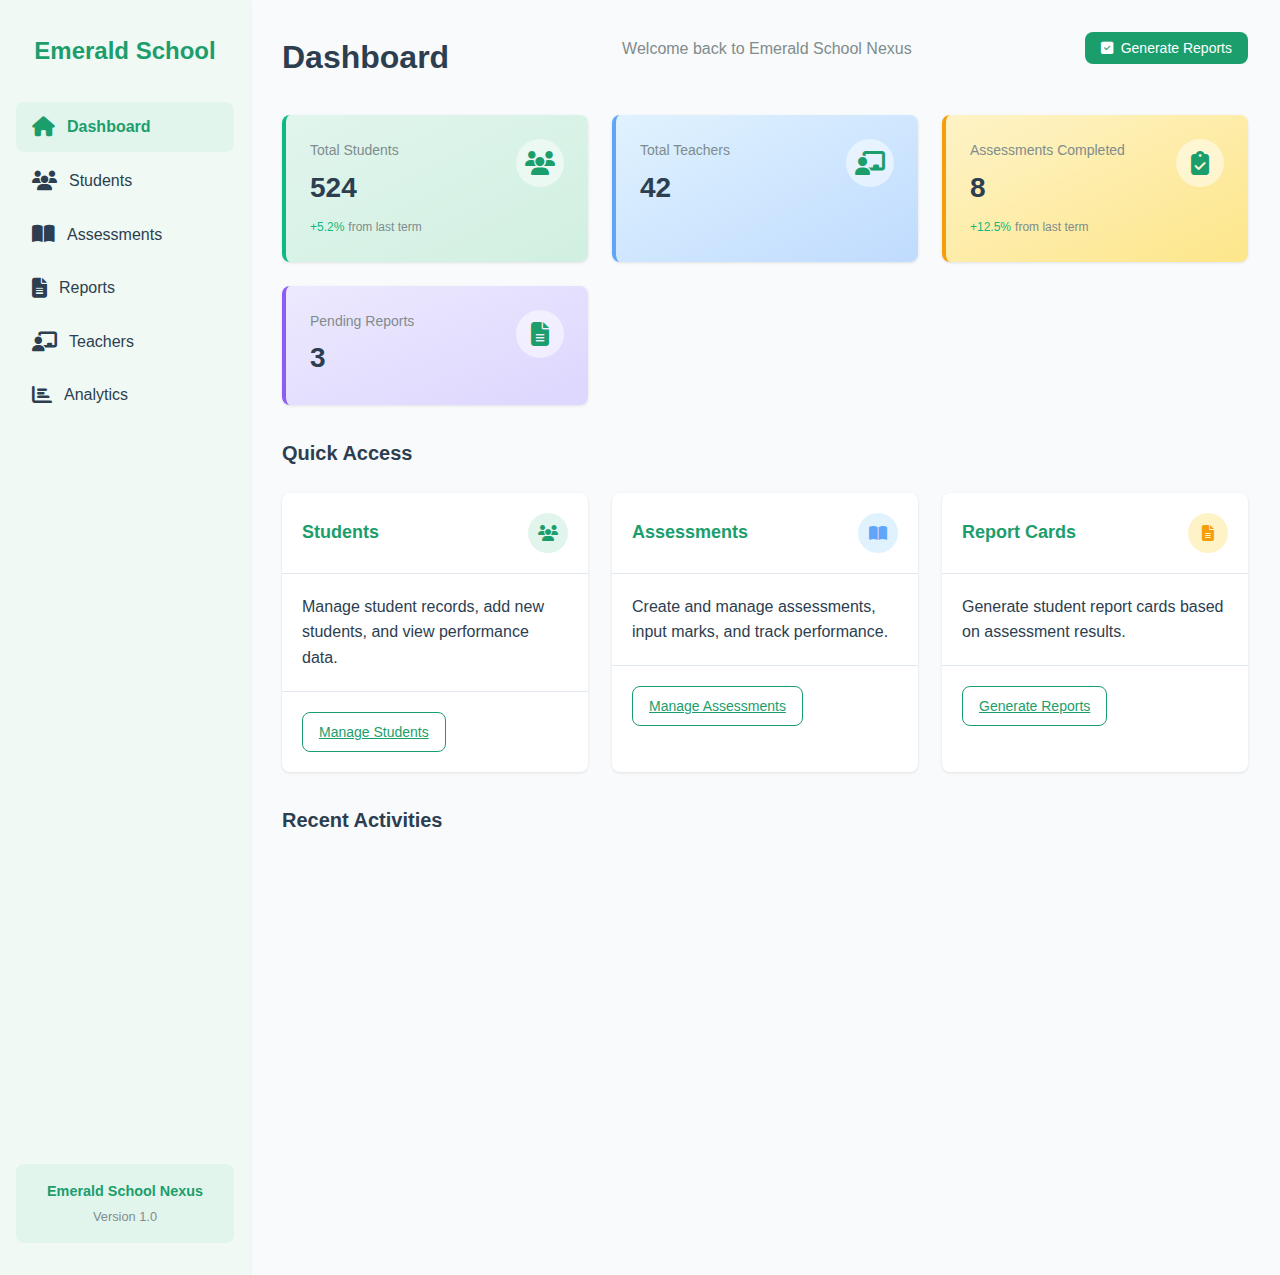
<file: index.html>
<!DOCTYPE html>
<html lang="en">
  <head>
    <meta charset="UTF-8">
    <meta name="viewport" content="width=device-width, initial-scale=1.0">
    <title>Emerald School Nexus</title>
    <meta name="description" content="School Management System">
    <link rel="stylesheet" href="assets/css/styles.css">
    <!-- Include Font Awesome for icons -->
    <link rel="stylesheet" href="https://cdnjs.cloudflare.com/ajax/libs/font-awesome/6.4.0/css/all.min.css">
  </head>
  <body>
    <div class="app-container">
      <!-- Sidebar Navigation -->
      <aside id="sidebar" class="sidebar">
        <div class="sidebar-header">
          <h1 class="sidebar-title">Emerald School</h1>
        </div>
        
        <nav class="sidebar-nav">
          <a href="index.html" class="nav-item active">
            <i class="fas fa-home"></i>
            <span>Dashboard</span>
          </a>
          <a href="students.html" class="nav-item">
            <i class="fas fa-users"></i>
            <span>Students</span>
          </a>
          <a href="assessments.html" class="nav-item">
            <i class="fas fa-book-open"></i>
            <span>Assessments</span>
          </a>
          <a href="reports.html" class="nav-item">
            <i class="fas fa-file-alt"></i>
            <span>Reports</span>
          </a>
          <a href="teachers.html" class="nav-item">
            <i class="fas fa-chalkboard-teacher"></i>
            <span>Teachers</span>
          </a>
          <a href="analytics.html" class="nav-item">
            <i class="fas fa-chart-bar"></i>
            <span>Analytics</span>
          </a>
        </nav>
        
        <div class="sidebar-footer">
          <div class="sidebar-footer-content">
            <h3>Emerald School Nexus</h3>
            <p>Version 1.0</p>
          </div>
        </div>
      </aside>

      <!-- Main Content -->
      <main class="main-content">
        <div class="content-container">
          <!-- Header -->
          <div class="content-header">
            <h1>Dashboard</h1>
            <p>Welcome back to Emerald School Nexus</p>
            
            <button class="btn btn-primary">
              <i class="fas fa-check-square"></i>
              Generate Reports
            </button>
          </div>
          
          <!-- Stats Cards -->
          <div class="stats-grid">
            <div class="stat-card emerald-gradient">
              <div class="stat-info">
                <p class="stat-title">Total Students</p>
                <h3 class="stat-value">524</h3>
                <div class="stat-trend positive">
                  <span>+5.2%</span>
                  <span class="trend-label">from last term</span>
                </div>
              </div>
              <div class="stat-icon">
                <i class="fas fa-users"></i>
              </div>
            </div>
            
            <div class="stat-card blue-gradient">
              <div class="stat-info">
                <p class="stat-title">Total Teachers</p>
                <h3 class="stat-value">42</h3>
              </div>
              <div class="stat-icon">
                <i class="fas fa-chalkboard-teacher"></i>
              </div>
            </div>
            
            <div class="stat-card amber-gradient">
              <div class="stat-info">
                <p class="stat-title">Assessments Completed</p>
                <h3 class="stat-value">8</h3>
                <div class="stat-trend positive">
                  <span>+12.5%</span>
                  <span class="trend-label">from last term</span>
                </div>
              </div>
              <div class="stat-icon">
                <i class="fas fa-clipboard-check"></i>
              </div>
            </div>
            
            <div class="stat-card purple-gradient">
              <div class="stat-info">
                <p class="stat-title">Pending Reports</p>
                <h3 class="stat-value">3</h3>
              </div>
              <div class="stat-icon">
                <i class="fas fa-file-alt"></i>
              </div>
            </div>
          </div>
          
          <!-- Quick Access Cards -->
          <h2 class="section-title">Quick Access</h2>
          <div class="cards-grid">
            <div class="card">
              <div class="card-header">
                <h3 class="card-title">Students</h3>
                <div class="card-icon emerald-bg">
                  <i class="fas fa-users"></i>
                </div>
              </div>
              <div class="card-content">
                <p>Manage student records, add new students, and view performance data.</p>
              </div>
              <div class="card-footer">
                <a href="students.html" class="btn btn-outline">Manage Students</a>
              </div>
            </div>
            
            <div class="card">
              <div class="card-header">
                <h3 class="card-title">Assessments</h3>
                <div class="card-icon blue-bg">
                  <i class="fas fa-book-open"></i>
                </div>
              </div>
              <div class="card-content">
                <p>Create and manage assessments, input marks, and track performance.</p>
              </div>
              <div class="card-footer">
                <a href="assessments.html" class="btn btn-outline">Manage Assessments</a>
              </div>
            </div>
            
            <div class="card">
              <div class="card-header">
                <h3 class="card-title">Report Cards</h3>
                <div class="card-icon amber-bg">
                  <i class="fas fa-file-alt"></i>
                </div>
              </div>
              <div class="card-content">
                <p>Generate student report cards based on assessment results.</p>
              </div>
              <div class="card-footer">
                <a href="reports.html" class="btn btn-outline">Generate Reports</a>
              </div>
            </div>
          </div>
          
          <!-- Recent Activities -->
          <h2 class="section-title">Recent Activities</h2>
          <div class="card activities-card">
            <div class="card-content">
              <ul class="activities-list">
                <li class="activity-item">
                  <div class="activity-icon emerald-bg">
                    <i class="fas fa-book-open"></i>
                  </div>
                  <div class="activity-details">
                    <p class="activity-title">Mid-Term Assessments Created</p>
                    <p class="activity-description">Form 3 mid-term assessment has been added</p>
                    <p class="activity-time">2 hours ago</p>
                  </div>
                </li>
                <li class="activity-item">
                  <div class="activity-icon blue-bg">
                    <i class="fas fa-users"></i>
                  </div>
                  <div class="activity-details">
                    <p class="activity-title">New Students Added</p>
                    <p class="activity-description">5 new students have been added to Form 1C</p>
                    <p class="activity-time">Yesterday</p>
                  </div>
                </li>
                <li class="activity-item">
                  <div class="activity-icon amber-bg">
                    <i class="fas fa-award"></i>
                  </div>
                  <div class="activity-details">
                    <p class="activity-title">Reports Generated</p>
                    <p class="activity-description">End-term reports for Form 4 have been generated</p>
                    <p class="activity-time">3 days ago</p>
                  </div>
                </li>
              </ul>
            </div>
          </div>
        </div>
      </main>
    </div>
    
    <script src="assets/js/main.js"></script>
  </body>
</html>
</file>
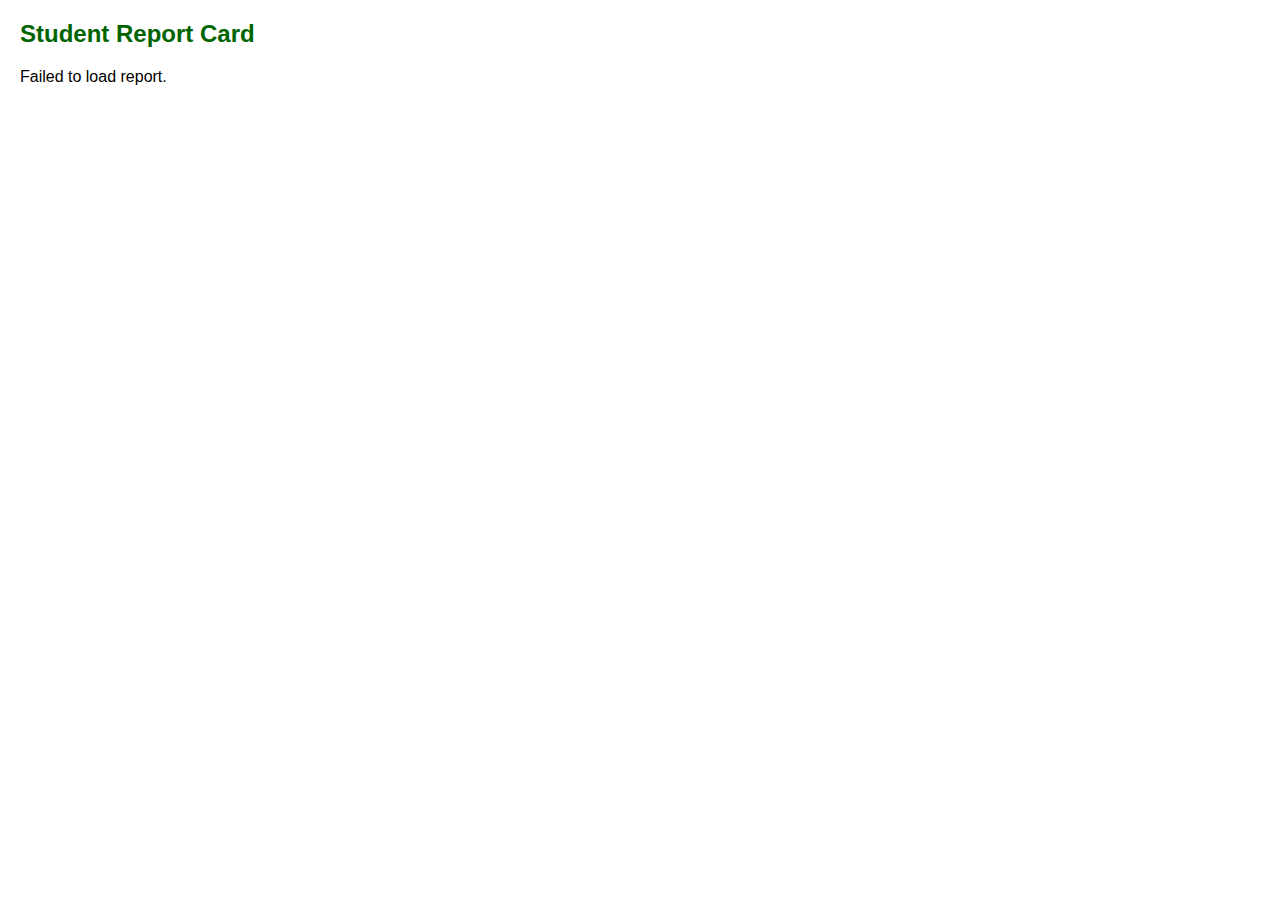
<file: report_card.html>
<!DOCTYPE html>
<html>
<head>
    <title>Ugandan Primary School Report Card</title>
    <style>
        body { font-family: Arial, sans-serif; margin: 20px; }
        h2 { color: #006400; }
        table { border-collapse: collapse; width: 100%; margin-top: 10px; }
        th, td { border: 1px solid #ccc; padding: 8px; text-align: left; }
        th { background-color: #f0f0f0; }
    </style>
</head>
<body>
    <h2>Student Report Card</h2>
    <div id="report"></div>

    <script>
        async function loadReport(studentId) {
            try {
                const response = await fetch(`report_card.php?student_id=${studentId}`);
                const data = await response.json();

                if (data.error) {
                    document.getElementById("report").innerHTML = `<p>${data.error}</p>`;
                    return;
                }

                const student = data.student;
                const subjects = data.subjects;
                const average = data.average;
                const remarks = data.remarks;

                let html = `<p><strong>Name:</strong> ${student.name}</p>
                            <p><strong>Class:</strong> ${student.class_name}</p>
                            <p><strong>Term:</strong> ${student.term} | <strong>Year:</strong> ${student.year}</p>
                            <table>
                                <tr><th>Subject</th><th>Mark</th><th>Grade</th><th>Comment</th></tr>`;

                subjects.forEach(sub => {
                    html += `<tr>
                                <td>${sub.subject}</td>
                                <td>${sub.mark}</td>
                                <td>${sub.grade}</td>
                                <td>${sub.comment}</td>
                            </tr>`;
                });

                html += `</table>
                         <p><strong>Average Score:</strong> ${average}%</p>
                         <p><strong>Remarks:</strong> ${remarks}</p>`;

                document.getElementById("report").innerHTML = html;

            } catch (err) {
                console.error(err);
                document.getElementById("report").innerHTML = "<p>Failed to load report.</p>";
            }
        }

        // Example: Load student with ID 1
        loadReport(1);
    </script>
</body>
</html>
</file>
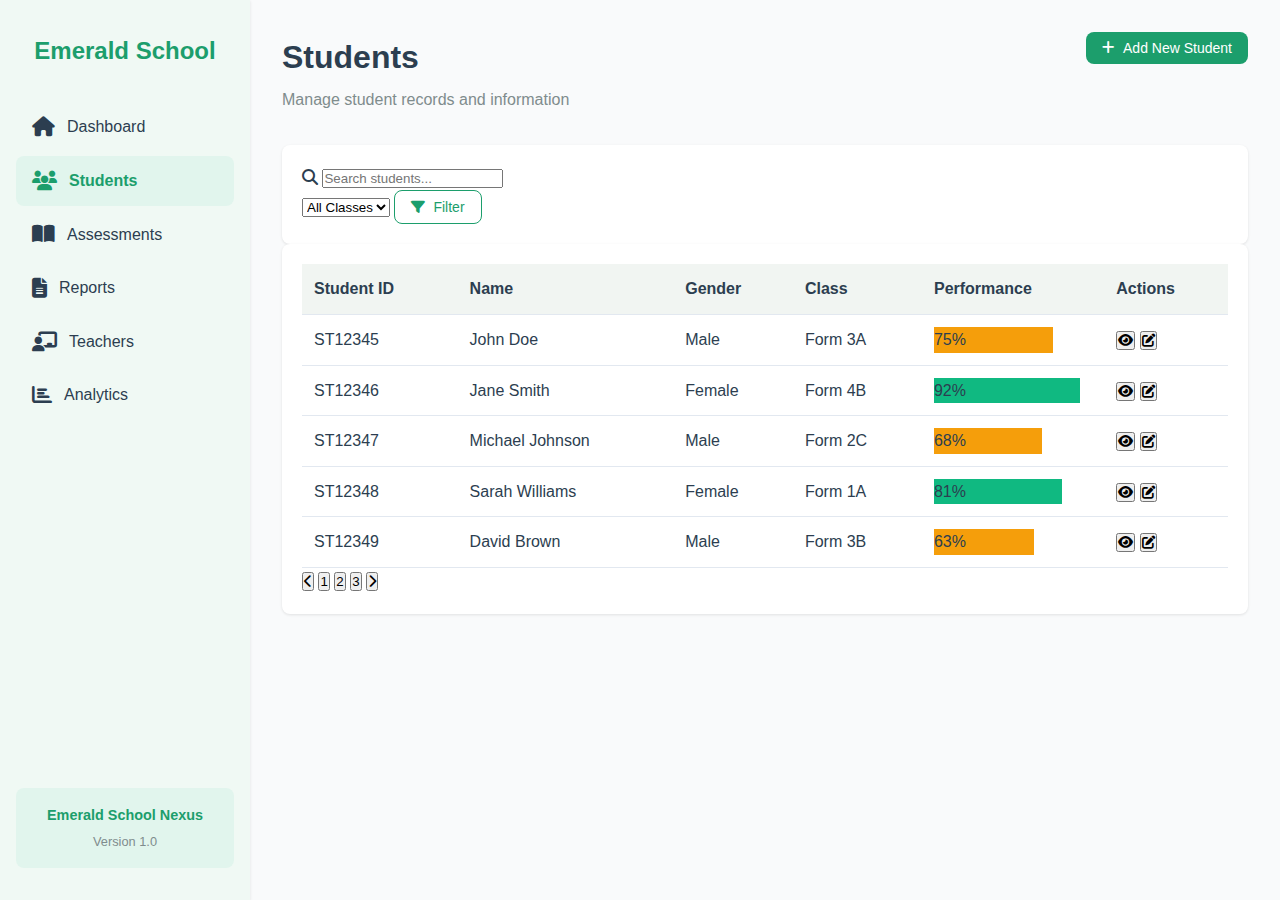
<file: students.html>
<!DOCTYPE html>
<html lang="en">
  <head>
    <meta charset="UTF-8">
    <meta name="viewport" content="width=device-width, initial-scale=1.0">
    <title>Students - Emerald School Nexus</title>
    <meta name="description" content="School Management System - Students">
    <link rel="stylesheet" href="assets/css/styles.css">
    <!-- Include Font Awesome for icons -->
    <link rel="stylesheet" href="https://cdnjs.cloudflare.com/ajax/libs/font-awesome/6.4.0/css/all.min.css">
  </head>
  <body>
    <div class="app-container">
      <!-- Sidebar Navigation -->
      <aside id="sidebar" class="sidebar">
        <div class="sidebar-header">
          <h1 class="sidebar-title">Emerald School</h1>
        </div>
        
        <nav class="sidebar-nav">
          <a href="index.html" class="nav-item">
            <i class="fas fa-home"></i>
            <span>Dashboard</span>
          </a>
          <a href="students.html" class="nav-item active">
            <i class="fas fa-users"></i>
            <span>Students</span>
          </a>
          <a href="assessments.html" class="nav-item">
            <i class="fas fa-book-open"></i>
            <span>Assessments</span>
          </a>
          <a href="reports.html" class="nav-item">
            <i class="fas fa-file-alt"></i>
            <span>Reports</span>
          </a>
          <a href="teachers.html" class="nav-item">
            <i class="fas fa-chalkboard-teacher"></i>
            <span>Teachers</span>
          </a>
          <a href="analytics.html" class="nav-item">
            <i class="fas fa-chart-bar"></i>
            <span>Analytics</span>
          </a>
        </nav>
        
        <div class="sidebar-footer">
          <div class="sidebar-footer-content">
            <h3>Emerald School Nexus</h3>
            <p>Version 1.0</p>
          </div>
        </div>
      </aside>

      <!-- Main Content -->
      <main class="main-content">
        <div class="content-container">
          <!-- Header -->
          <div class="content-header">
            <div>
              <h1>Students</h1>
              <p>Manage student records and information</p>
            </div>
            
            <div>
              <button class="btn btn-primary">
                <i class="fas fa-plus"></i>
                Add New Student
              </button>
            </div>
          </div>
          
          <!-- Search and Filter -->
          <div class="card search-filter-card">
            <div class="card-content">
              <div class="search-filter">
                <div class="search-input">
                  <i class="fas fa-search"></i>
                  <input type="text" placeholder="Search students..." />
                </div>
                
                <div class="filters">
                  <select>
                    <option value="">All Classes</option>
                    <option value="form1">Form 1</option>
                    <option value="form2">Form 2</option>
                    <option value="form3">Form 3</option>
                    <option value="form4">Form 4</option>
                  </select>
                  
                  <button class="btn btn-outline">
                    <i class="fas fa-filter"></i>
                    Filter
                  </button>
                </div>
              </div>
            </div>
          </div>
          
          <!-- Students Table -->
          <div class="card">
            <div class="card-content">
              <table class="data-table students-table">
                <thead>
                  <tr>
                    <th>Student ID</th>
                    <th>Name</th>
                    <th>Gender</th>
                    <th>Class</th>
                    <th>Performance</th>
                    <th>Actions</th>
                  </tr>
                </thead>
                <tbody>
                  <tr>
                    <td>ST12345</td>
                    <td>John Doe</td>
                    <td>Male</td>
                    <td>Form 3A</td>
                    <td>
                      <div class="performance-bar">
                        <div class="performance-fill" style="width: 75%;">75%</div>
                      </div>
                    </td>
                    <td>
                      <div class="action-buttons">
                        <button class="action-btn view-btn">
                          <i class="fas fa-eye"></i>
                        </button>
                        <button class="action-btn edit-btn">
                          <i class="fas fa-edit"></i>
                        </button>
                      </div>
                    </td>
                  </tr>
                  <tr>
                    <td>ST12346</td>
                    <td>Jane Smith</td>
                    <td>Female</td>
                    <td>Form 4B</td>
                    <td>
                      <div class="performance-bar">
                        <div class="performance-fill" style="width: 92%;">92%</div>
                      </div>
                    </td>
                    <td>
                      <div class="action-buttons">
                        <button class="action-btn view-btn">
                          <i class="fas fa-eye"></i>
                        </button>
                        <button class="action-btn edit-btn">
                          <i class="fas fa-edit"></i>
                        </button>
                      </div>
                    </td>
                  </tr>
                  <tr>
                    <td>ST12347</td>
                    <td>Michael Johnson</td>
                    <td>Male</td>
                    <td>Form 2C</td>
                    <td>
                      <div class="performance-bar">
                        <div class="performance-fill" style="width: 68%;">68%</div>
                      </div>
                    </td>
                    <td>
                      <div class="action-buttons">
                        <button class="action-btn view-btn">
                          <i class="fas fa-eye"></i>
                        </button>
                        <button class="action-btn edit-btn">
                          <i class="fas fa-edit"></i>
                        </button>
                      </div>
                    </td>
                  </tr>
                  <tr>
                    <td>ST12348</td>
                    <td>Sarah Williams</td>
                    <td>Female</td>
                    <td>Form 1A</td>
                    <td>
                      <div class="performance-bar">
                        <div class="performance-fill" style="width: 81%;">81%</div>
                      </div>
                    </td>
                    <td>
                      <div class="action-buttons">
                        <button class="action-btn view-btn">
                          <i class="fas fa-eye"></i>
                        </button>
                        <button class="action-btn edit-btn">
                          <i class="fas fa-edit"></i>
                        </button>
                      </div>
                    </td>
                  </tr>
                  <tr>
                    <td>ST12349</td>
                    <td>David Brown</td>
                    <td>Male</td>
                    <td>Form 3B</td>
                    <td>
                      <div class="performance-bar">
                        <div class="performance-fill" style="width: 63%;">63%</div>
                      </div>
                    </td>
                    <td>
                      <div class="action-buttons">
                        <button class="action-btn view-btn">
                          <i class="fas fa-eye"></i>
                        </button>
                        <button class="action-btn edit-btn">
                          <i class="fas fa-edit"></i>
                        </button>
                      </div>
                    </td>
                  </tr>
                </tbody>
              </table>
              
              <!-- Pagination -->
              <div class="pagination">
                <button class="pagination-btn">
                  <i class="fas fa-chevron-left"></i>
                </button>
                <button class="pagination-btn active">1</button>
                <button class="pagination-btn">2</button>
                <button class="pagination-btn">3</button>
                <button class="pagination-btn">
                  <i class="fas fa-chevron-right"></i>
                </button>
              </div>
            </div>
          </div>
        </div>
      </main>
    </div>
    
    <script src="assets/js/main.js"></script>
    <script src="assets/js/students.js"></script>
  </body>
</html>
</file>
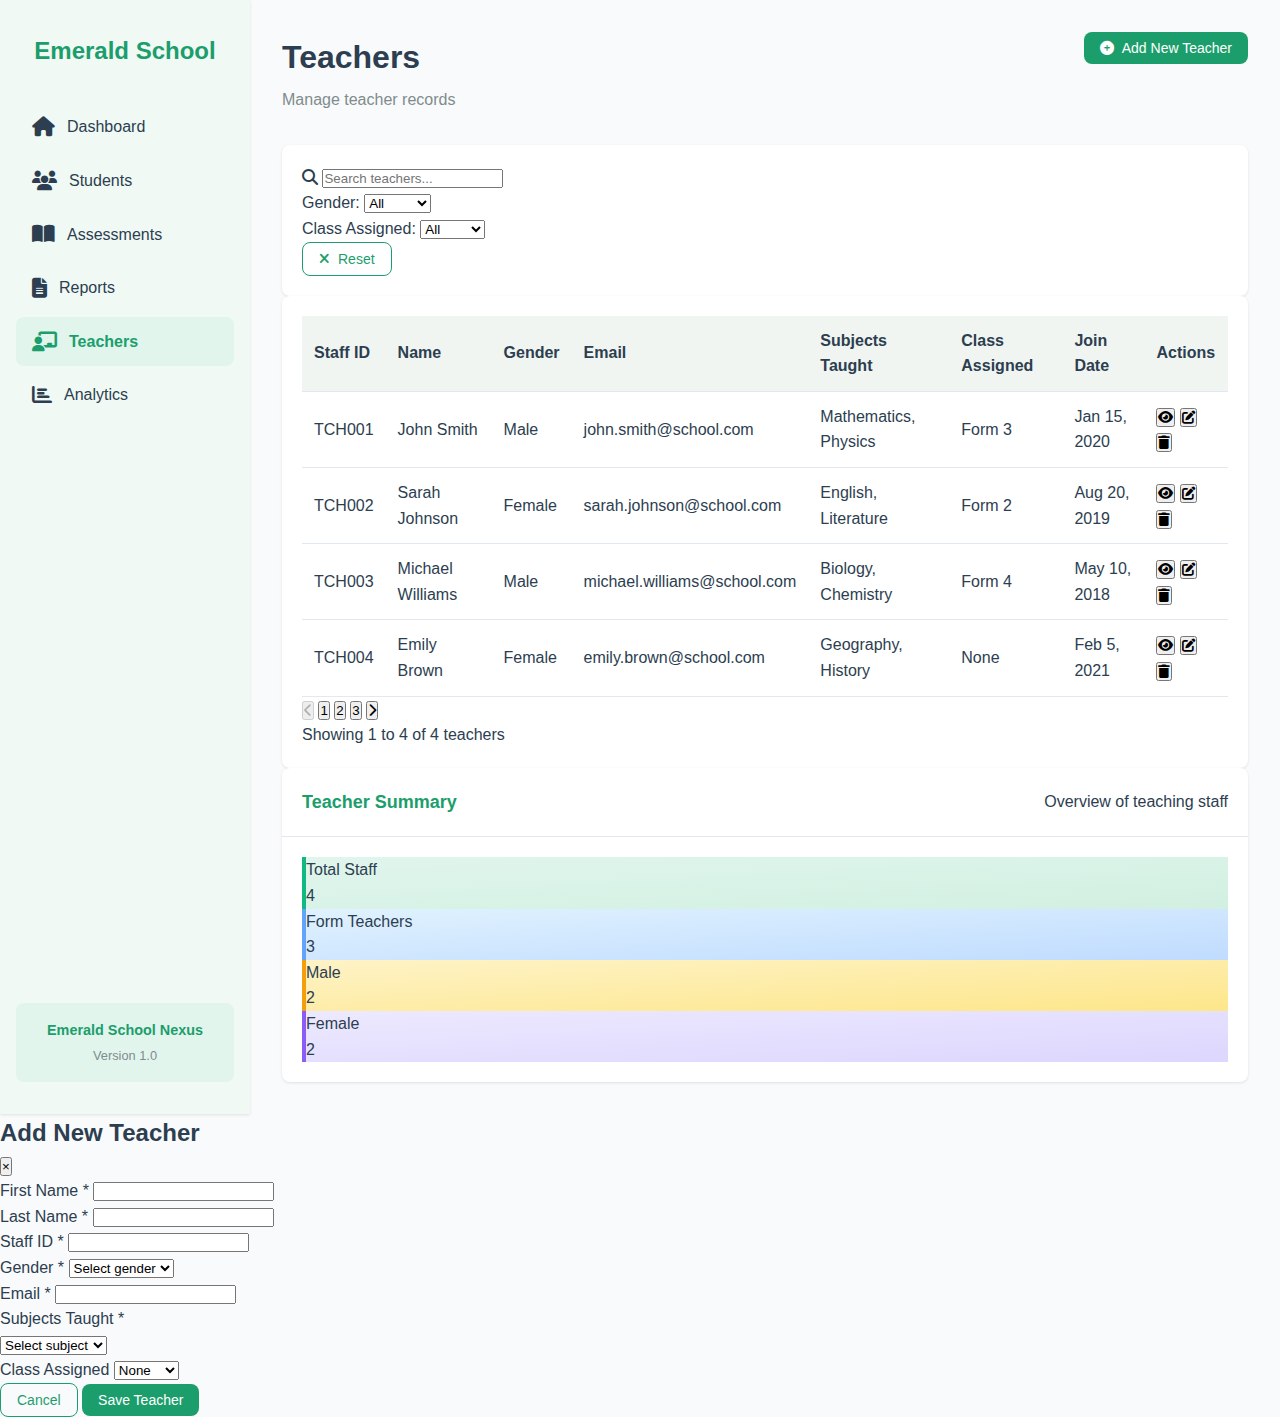
<file: teachers.html>
<!DOCTYPE html>
<html lang="en">
  <head>
    <meta charset="UTF-8">
    <meta name="viewport" content="width=device-width, initial-scale=1.0">
    <title>Teachers - Emerald School Nexus</title>
    <meta name="description" content="School Management System Teachers">
    <link rel="stylesheet" href="assets/css/styles.css">
    <!-- Include Font Awesome for icons -->
    <link rel="stylesheet" href="https://cdnjs.cloudflare.com/ajax/libs/font-awesome/6.4.0/css/all.min.css">
  </head>
  <body>
    <div class="app-container">
      <!-- Sidebar Navigation -->
      <aside id="sidebar" class="sidebar">
        <div class="sidebar-header">
          <h1 class="sidebar-title">Emerald School</h1>
        </div>
        
        <nav class="sidebar-nav">
          <a href="index.html" class="nav-item">
            <i class="fas fa-home"></i>
            <span>Dashboard</span>
          </a>
          <a href="students.html" class="nav-item">
            <i class="fas fa-users"></i>
            <span>Students</span>
          </a>
          <a href="assessments.html" class="nav-item">
            <i class="fas fa-book-open"></i>
            <span>Assessments</span>
          </a>
          <a href="reports.html" class="nav-item">
            <i class="fas fa-file-alt"></i>
            <span>Reports</span>
          </a>
          <a href="teachers.html" class="nav-item active">
            <i class="fas fa-chalkboard-teacher"></i>
            <span>Teachers</span>
          </a>
          <a href="analytics.html" class="nav-item">
            <i class="fas fa-chart-bar"></i>
            <span>Analytics</span>
          </a>
        </nav>
        
        <div class="sidebar-footer">
          <div class="sidebar-footer-content">
            <h3>Emerald School Nexus</h3>
            <p>Version 1.0</p>
          </div>
        </div>
      </aside>

      <!-- Main Content -->
      <main class="main-content">
        <div class="content-container">
          <!-- Header -->
          <div class="content-header">
            <div>
              <h1>Teachers</h1>
              <p>Manage teacher records</p>
            </div>
            
            <button class="btn btn-primary" id="addTeacherBtn">
              <i class="fas fa-plus-circle"></i>
              Add New Teacher
            </button>
          </div>
          
          <!-- Search and Filters -->
          <div class="card mb-6">
            <div class="card-content">
              <div class="search-filter-container">
                <div class="search-input-container">
                  <i class="fas fa-search search-icon"></i>
                  <input type="text" id="teacherSearch" placeholder="Search teachers..." class="search-input">
                </div>
                
                <div class="filter-container">
                  <div class="filter-group">
                    <label for="genderFilter">Gender:</label>
                    <select id="genderFilter" class="form-select">
                      <option value="">All</option>
                      <option value="Male">Male</option>
                      <option value="Female">Female</option>
                    </select>
                  </div>
                  
                  <div class="filter-group">
                    <label for="classFilter">Class Assigned:</label>
                    <select id="classFilter" class="form-select">
                      <option value="">All</option>
                      <option value="Form 1">Form 1</option>
                      <option value="Form 2">Form 2</option>
                      <option value="Form 3">Form 3</option>
                      <option value="Form 4">Form 4</option>
                      <option value="none">None</option>
                    </select>
                  </div>
                  
                  <button class="btn btn-outline" id="resetFiltersBtn">
                    <i class="fas fa-times"></i>
                    Reset
                  </button>
                </div>
              </div>
            </div>
          </div>
          
          <!-- Teachers Table -->
          <div class="card">
            <div class="card-content">
              <div class="table-responsive">
                <table class="data-table" id="teachersTable">
                  <thead>
                    <tr>
                      <th>Staff ID</th>
                      <th>Name</th>
                      <th>Gender</th>
                      <th>Email</th>
                      <th>Subjects Taught</th>
                      <th>Class Assigned</th>
                      <th>Join Date</th>
                      <th>Actions</th>
                    </tr>
                  </thead>
                  <tbody>
                    <!-- Teacher records will be inserted here via JavaScript -->
                  </tbody>
                </table>
              </div>
              
              <div class="pagination-container">
                <div class="pagination">
                  <button class="pagination-btn" disabled>
                    <i class="fas fa-chevron-left"></i>
                  </button>
                  <button class="pagination-btn active">1</button>
                  <button class="pagination-btn">2</button>
                  <button class="pagination-btn">3</button>
                  <button class="pagination-btn">
                    <i class="fas fa-chevron-right"></i>
                  </button>
                </div>
                <div class="pagination-info">
                  Showing <span id="startRecord">1</span> to <span id="endRecord">10</span> of <span id="totalRecords">15</span> teachers
                </div>
              </div>
            </div>
          </div>
          
          <!-- Teacher Summary -->
          <div class="card mt-8">
            <div class="card-header">
              <h3 class="card-title">Teacher Summary</h3>
              <p class="card-description">Overview of teaching staff</p>
            </div>
            <div class="card-content">
              <div class="summary-grid">
                <div class="summary-box emerald-gradient">
                  <p class="summary-label">Total Staff</p>
                  <p class="summary-value" id="totalStaff">0</p>
                </div>
                <div class="summary-box blue-gradient">
                  <p class="summary-label">Form Teachers</p>
                  <p class="summary-value" id="formTeachers">0</p>
                </div>
                <div class="summary-box amber-gradient">
                  <p class="summary-label">Male</p>
                  <p class="summary-value" id="maleTeachers">0</p>
                </div>
                <div class="summary-box purple-gradient">
                  <p class="summary-label">Female</p>
                  <p class="summary-value" id="femaleTeachers">0</p>
                </div>
              </div>
            </div>
          </div>
        </div>
      </main>
    </div>
    
    <!-- Add Teacher Modal -->
    <div id="addTeacherModal" class="modal">
      <div class="modal-content">
        <div class="modal-header">
          <h2>Add New Teacher</h2>
          <button class="close-modal">&times;</button>
        </div>
        <div class="modal-body">
          <form id="addTeacherForm">
            <div class="form-row">
              <div class="form-group">
                <label for="first_name">First Name *</label>
                <input type="text" id="first_name" name="first_name" class="form-input" required>
              </div>
              <div class="form-group">
                <label for="last_name">Last Name *</label>
                <input type="text" id="last_name" name="last_name" class="form-input" required>
              </div>
            </div>
            
            <div class="form-row">
              <div class="form-group">
                <label for="staffId">Staff ID *</label>
                <input type="text" id="staffId" name="staffId" class="form-input" required>
              </div>
              <div class="form-group">
                <label for="gender">Gender *</label>
                <select id="gender" name="gender" class="form-select" required>
                  <option value="">Select gender</option>
                  <option value="Male">Male</option>
                  <option value="Female">Female</option>
                </select>
              </div>
            </div>
            
            <div class="form-group">
              <label for="email">Email *</label>
              <input type="email" id="email" name="email" class="form-input" required>
            </div>
            
            <div class="form-group">
              <label>Subjects Taught *</label>
              <div id="subjectsContainer">
                <div class="subject-row">
                  <select name="subjects[]" class="form-select subject-select" required>
                    <option value="">Select subject</option>
                    <option value="Mathematics">Mathematics</option>
                    <option value="English">English</option>
                    <option value="Kiswahili">Kiswahili</option>
                    <option value="Science">Science</option>
                    <option value="Social Studies">Social Studies</option>
                    <option value="Physics">Physics</option>
                    <option value="Chemistry">Chemistry</option>
                    <option value="Biology">Biology</option>
                    <option value="Geography">Geography</option>
                    <option value="History">History</option>
                  </select>
                </div>
              </div>
            </div>
            
            <div class="form-group">
              <label for="classAssigned">Class Assigned</label>
              <select id="classAssigned" name="classAssigned" class="form-select">
                <option value="">None</option>
                <option value="Form 1">Form 1</option>
                <option value="Form 2">Form 2</option>
                <option value="Form 3">Form 3</option>
                <option value="Form 4">Form 4</option>
              </select>
            </div>
          </form>
        </div>
        <div class="modal-footer">
          <button class="btn btn-outline" id="cancelTeacherBtn">Cancel</button>
          <button class="btn btn-primary" id="saveTeacherBtn">Save Teacher</button>
        </div>
      </div>
    </div>
    
    <script src="assets/js/main.js"></script>
    <script src="assets/js/teachers.js"></script>
  </body>
</html>
</file>
<file: assets/css/styles.css>
/* Base Styles */
:root {
  --primary: #1c9e6c;
  --primary-light: #e1f5ed;
  --primary-dark: #0e7e50;
  --secondary: #f1f5f2;
  --text-primary: #2c3e50;
  --text-secondary: #7f8c8d;
  --background: #f9fafb;
  --sidebar-bg: #f0f9f4;
  --sidebar-text: #2c3e50;
  --sidebar-accent: #e1f5ed;
  --card-bg: #ffffff;
  --border-color: #e2e8f0;
  --success: #10b981;
  --info: #60a5fa;
  --warning: #f59e0b;
  --danger: #ef4444;
  --purple: #8b5cf6;
  --radius: 0.5rem;
  --shadow: 0 1px 3px rgba(0, 0, 0, 0.1);
  --shadow-lg: 0 10px 15px -3px rgba(0, 0, 0, 0.1);
}

* {
  margin: 0;
  padding: 0;
  box-sizing: border-box;
}

body {
  font-family: -apple-system, BlinkMacSystemFont, 'Segoe UI', Roboto, Oxygen, Ubuntu, Cantarell, 'Open Sans', 'Helvetica Neue', sans-serif;
  color: var(--text-primary);
  background-color: var(--background);
  line-height: 1.6;
}

/* Layout */
.app-container {
  display: flex;
  min-height: 100vh;
}

.sidebar {
  width: 250px;
  background-color: var(--sidebar-bg);
  color: var(--sidebar-text);
  padding: 1rem;
  display: flex;
  flex-direction: column;
  box-shadow: var(--shadow);
}

.sidebar-header {
  padding: 1rem 0 2rem;
  text-align: center;
}

.sidebar-title {
  font-size: 1.5rem;
  font-weight: bold;
  color: var(--primary);
}

.sidebar-nav {
  display: flex;
  flex-direction: column;
  gap: 0.25rem;
}

.nav-item {
  display: flex;
  align-items: center;
  gap: 0.75rem;
  padding: 0.75rem 1rem;
  border-radius: var(--radius);
  text-decoration: none;
  color: var(--sidebar-text);
  font-weight: 500;
  transition: all 0.2s;
}

.nav-item:hover {
  background-color: var(--sidebar-accent);
  color: var(--primary);
}

.nav-item.active {
  background-color: var(--sidebar-accent);
  color: var(--primary);
  font-weight: 600;
}

.nav-item i {
  font-size: 1.25rem;
}

.sidebar-footer {
  margin-top: auto;
  padding: 1rem 0;
}

.sidebar-footer-content {
  background-color: var(--sidebar-accent);
  padding: 1rem;
  border-radius: var(--radius);
  text-align: center;
}

.sidebar-footer h3 {
  font-size: 0.9rem;
  color: var(--primary);
  margin-bottom: 0.25rem;
}

.sidebar-footer p {
  font-size: 0.8rem;
  color: var(--text-secondary);
}

.main-content {
  flex: 1;
  padding: 2rem;
  overflow-y: auto;
}

.content-container {
  max-width: 1280px;
  margin: 0 auto;
}

.content-header {
  display: flex;
  flex-wrap: wrap;
  justify-content: space-between;
  align-items: flex-start;
  margin-bottom: 2rem;
}

.content-header h1 {
  font-size: 2rem;
  font-weight: bold;
}

.content-header p {
  color: var(--text-secondary);
  margin-top: 0.25rem;
}

/* Buttons */
.btn {
  display: inline-flex;
  align-items: center;
  gap: 0.5rem;
  padding: 0.5rem 1rem;
  font-size: 0.875rem;
  font-weight: 500;
  border-radius: var(--radius);
  cursor: pointer;
  transition: all 0.2s;
  border: none;
}

.btn-primary {
  background-color: var(--primary);
  color: white;
}

.btn-primary:hover {
  background-color: var(--primary-dark);
}

.btn-outline {
  background-color: transparent;
  border: 1px solid var(--primary);
  color: var(--primary);
}

.btn-outline:hover {
  background-color: var(--primary-light);
}

/* Stats Cards */
.stats-grid {
  display: grid;
  grid-template-columns: repeat(auto-fill, minmax(250px, 1fr));
  gap: 1.5rem;
  margin-bottom: 2rem;
}

.stat-card {
  background-color: var(--card-bg);
  border-radius: var(--radius);
  padding: 1.5rem;
  box-shadow: var(--shadow);
  display: flex;
  justify-content: space-between;
  align-items: flex-start;
}

.emerald-gradient {
  background: linear-gradient(to right bottom, #e1f5ed, #d1f0e1);
  border-left: 4px solid var(--success);
}

.blue-gradient {
  background: linear-gradient(to right bottom, #e0f2fe, #bfdbfe);
  border-left: 4px solid var(--info);
}

.amber-gradient {
  background: linear-gradient(to right bottom, #fef3c7, #fde68a);
  border-left: 4px solid var(--warning);
}

.purple-gradient {
  background: linear-gradient(to right bottom, #ede9fe, #ddd6fe);
  border-left: 4px solid var(--purple);
}

.stat-info {
  flex: 1;
}

.stat-title {
  font-size: 0.875rem;
  color: var(--text-secondary);
  margin-bottom: 0.25rem;
}

.stat-value {
  font-size: 1.75rem;
  font-weight: bold;
}

.stat-trend {
  display: flex;
  align-items: center;
  gap: 0.25rem;
  margin-top: 0.5rem;
  font-size: 0.75rem;
}

.stat-trend.positive {
  color: var(--success);
}

.stat-trend.negative {
  color: var(--danger);
}

.trend-label {
  color: var(--text-secondary);
}

.stat-icon {
  display: flex;
  justify-content: center;
  align-items: center;
  width: 3rem;
  height: 3rem;
  background-color: rgba(255, 255, 255, 0.5);
  border-radius: 50%;
}

.stat-icon i {
  font-size: 1.5rem;
  color: var(--primary);
}

/* Section Titles */
.section-title {
  font-size: 1.25rem;
  font-weight: 600;
  color: var(--text-primary);
  margin-bottom: 1.5rem;
}

/* Cards */
.cards-grid {
  display: grid;
  grid-template-columns: repeat(auto-fill, minmax(300px, 1fr));
  gap: 1.5rem;
  margin-bottom: 2rem;
}

.card {
  background-color: var(--card-bg);
  border-radius: var(--radius);
  box-shadow: var(--shadow);
  overflow: hidden;
}

.card-header {
  display: flex;
  justify-content: space-between;
  align-items: center;
  padding: 1.25rem;
  border-bottom: 1px solid var(--border-color);
}

.card-title {
  font-size: 1.125rem;
  font-weight: 600;
  color: var(--primary);
}

.card-icon {
  display: flex;
  justify-content: center;
  align-items: center;
  width: 2.5rem;
  height: 2.5rem;
  border-radius: 50%;
}

.emerald-bg {
  background-color: var(--primary-light);
}

.emerald-bg i {
  color: var(--primary);
}

.blue-bg {
  background-color: #e0f2fe;
}

.blue-bg i {
  color: var(--info);
}

.amber-bg {
  background-color: #fef3c7;
}

.amber-bg i {
  color: var(--warning);
}

.card-content {
  padding: 1.25rem;
}

.card-footer {
  padding: 1.25rem;
  border-top: 1px solid var(--border-color);
}

/* Activities List */
.activities-card {
  margin-bottom: 2rem;
}

.activities-list {
  list-style: none;
}

.activity-item {
  display: flex;
  gap: 1rem;
  padding: 1rem 0;
}

.activity-item:not(:last-child) {
  border-bottom: 1px solid var(--border-color);
}

.activity-icon {
  display: flex;
  justify-content: center;
  align-items: center;
  width: 2.5rem;
  height: 2.5rem;
  border-radius: 50%;
  flex-shrink: 0;
}

.activity-icon i {
  font-size: 1rem;
  color: var(--primary);
}

.activity-title {
  font-weight: 500;
}

.activity-description {
  font-size: 0.875rem;
  color: var(--text-secondary);
}

.activity-time {
  font-size: 0.75rem;
  color: var(--text-secondary);
  margin-top: 0.25rem;
}

/* Tabs */
.tabs-container {
  margin-bottom: 1.5rem;
}

.tabs {
  display: flex;
  border-bottom: 1px solid var(--border-color);
  margin-bottom: 1.5rem;
}

.tab-button {
  padding: 0.75rem 1rem;
  background: none;
  border: none;
  cursor: pointer;
  font-weight: 500;
  color: var(--text-secondary);
  position: relative;
}

.tab-button:hover {
  color: var(--primary);
}

.tab-button.active {
  color: var(--primary);
}

.tab-button.active::after {
  content: '';
  position: absolute;
  bottom: -1px;
  left: 0;
  width: 100%;
  height: 2px;
  background-color: var(--primary);
}

.tab-pane {
  display: none;
}

.tab-pane.active {
  display: block;
}

/* Charts */
.chart-container {
  height: 400px;
  width: 100%;
}

/* Data Table */
.data-table {
  width: 100%;
  border-collapse: collapse;
}

.data-table th, 
.data-table td {
  padding: 0.75rem;
  text-align: left;
}

.data-table th {
  background-color: var(--secondary);
  font-weight: 600;
}

.data-table tr {
  border-bottom: 1px solid var(--border-color);
}

/* Two Column Grid */
.two-column-grid {
  display: grid;
  grid-template-columns: repeat(auto-fill, minmax(450px, 1fr));
  gap: 1.5rem;
  margin-top: 2rem;
}

/* Responsive */
@media (max-width: 768px) {
  .app-container {
    flex-direction: column;
  }
  
  .sidebar {
    width: 100%;
    padding: 0.5rem;
  }
  
  .sidebar-nav {
    flex-direction: row;
    flex-wrap: wrap;
    justify-content: center;
  }
  
  .nav-item {
    padding: 0.5rem 0.75rem;
  }
  
  .sidebar-footer {
    display: none;
  }
  
  .content-header {
    flex-direction: column;
    gap: 1rem;
  }
  
  .stats-grid,
  .cards-grid,
  .two-column-grid {
    grid-template-columns: 1fr;
  }
}
</file>
